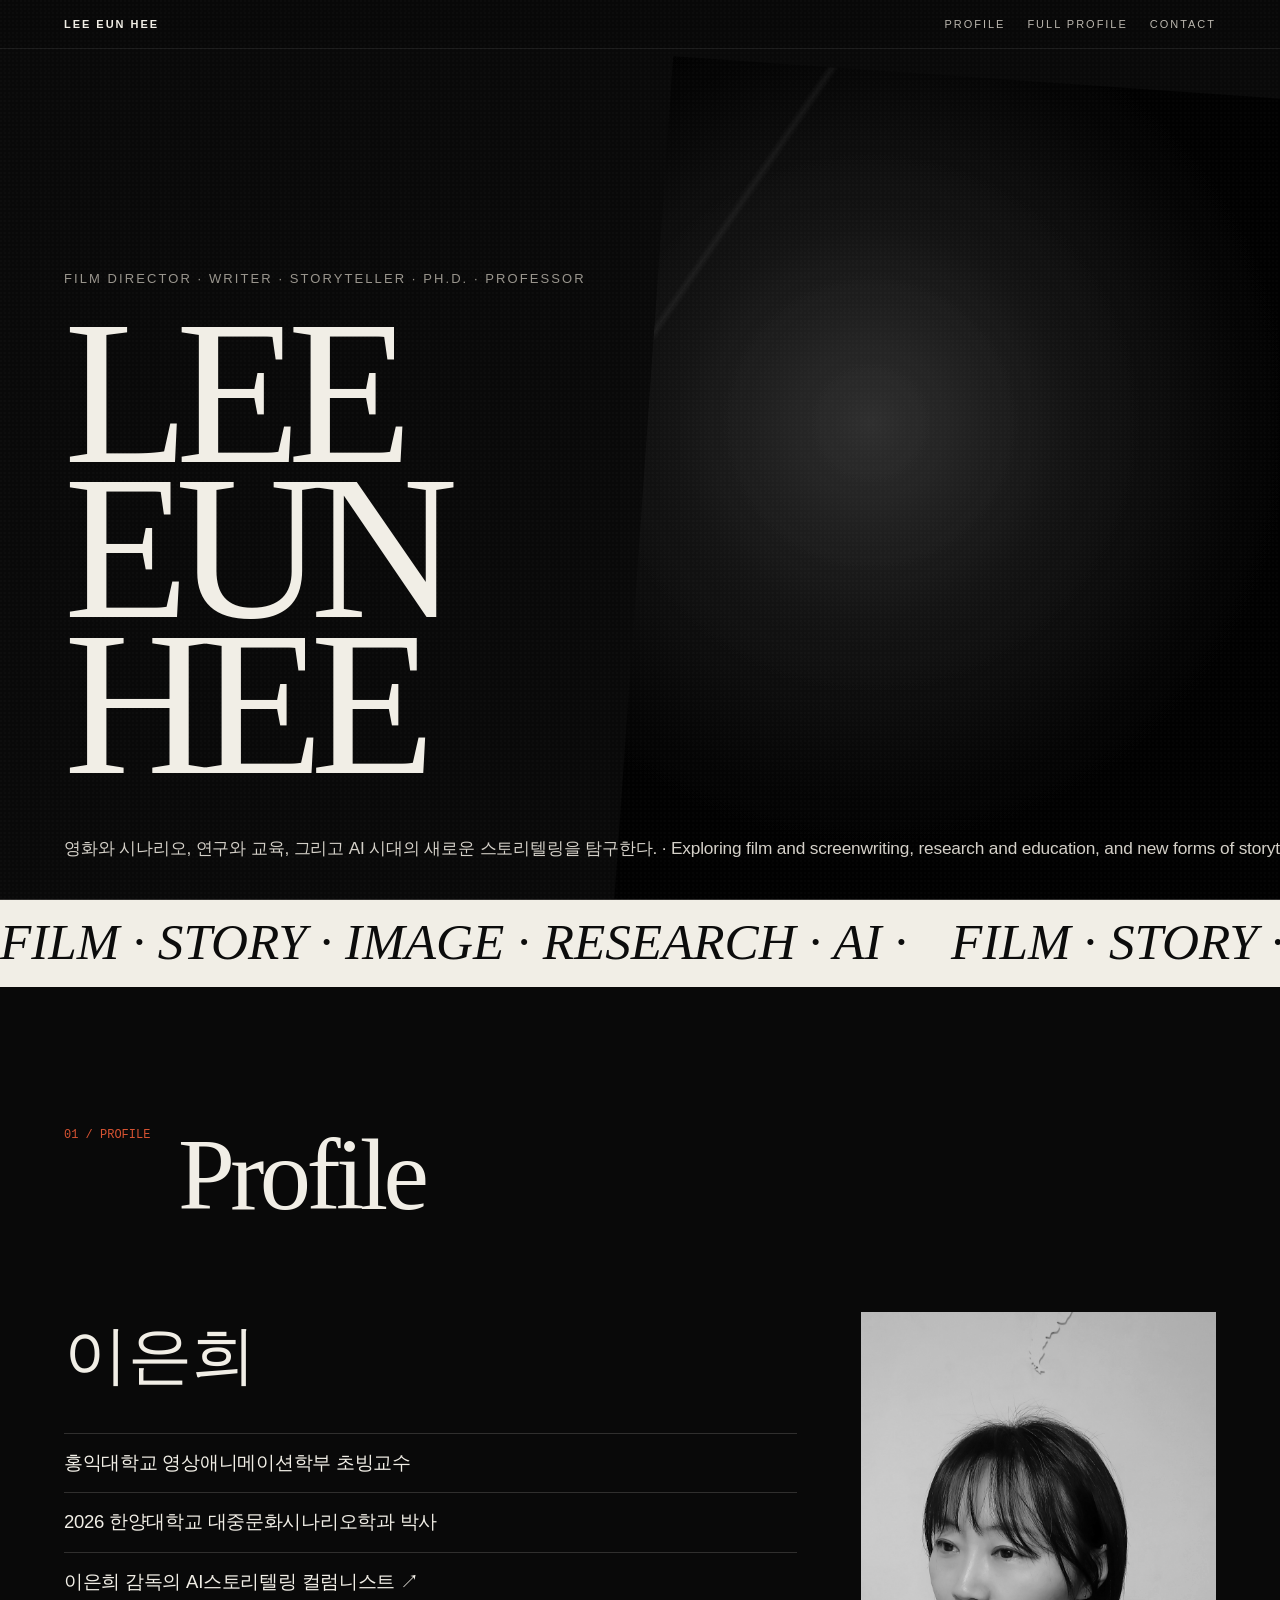
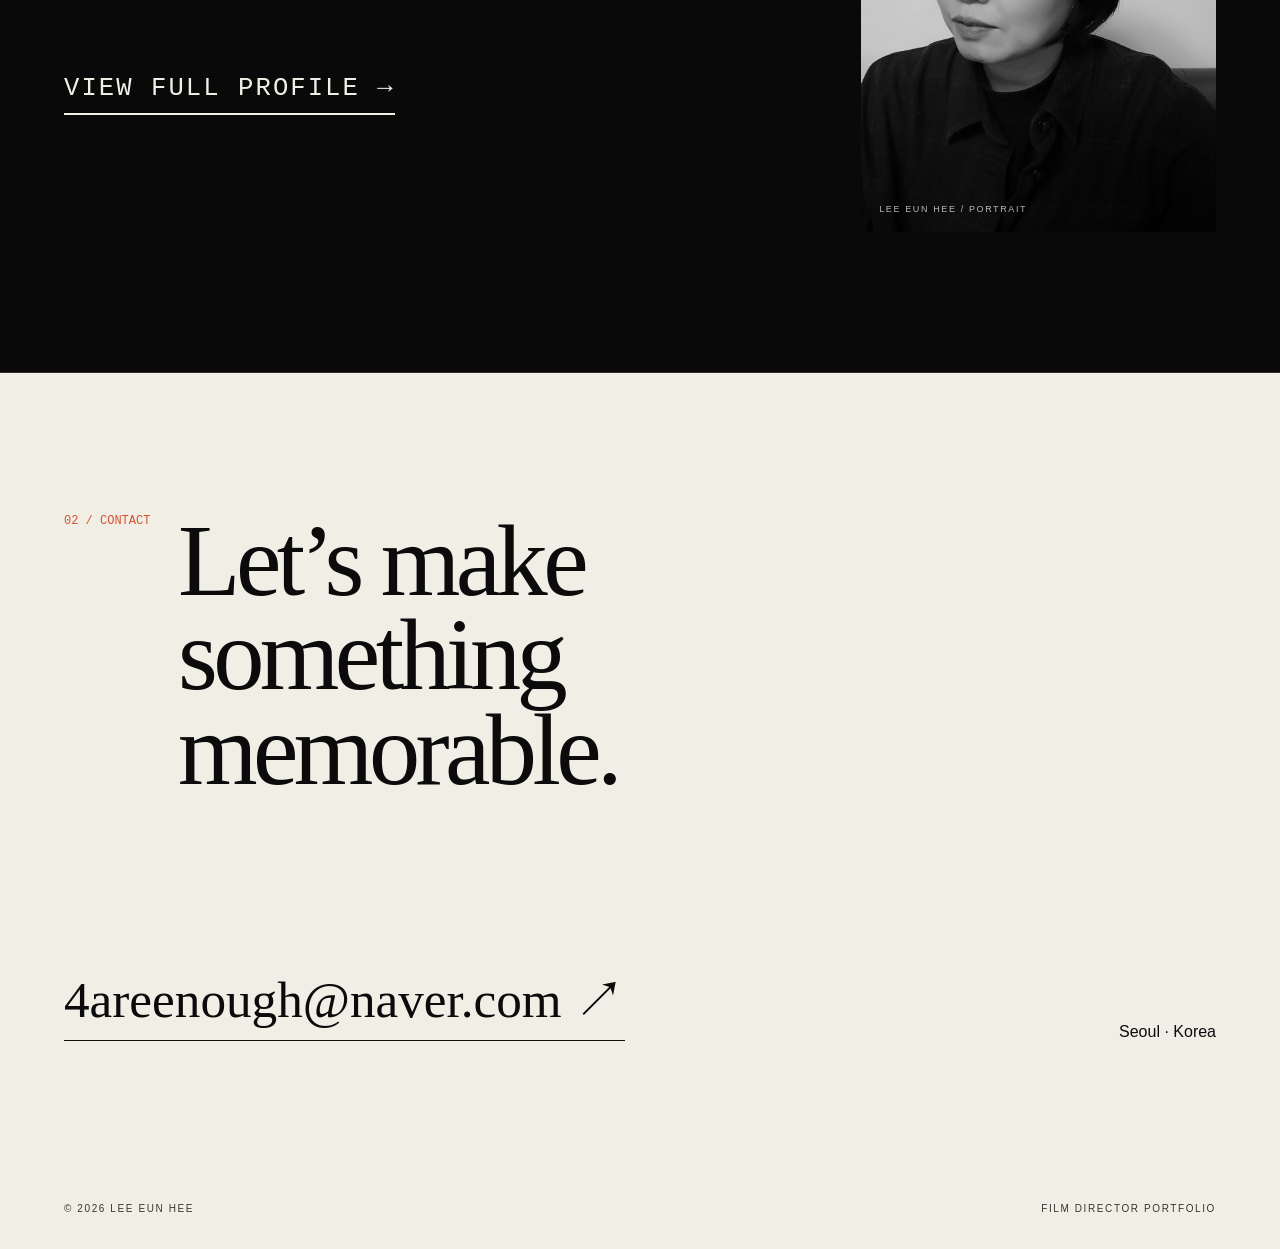
<file: index.html>
<!DOCTYPE html>

<html lang="ko">
<head>
<meta charset="utf-8"/>
<meta name="robots" content="noindex, nofollow, noarchive"/>
<meta content="width=device-width, initial-scale=1.0" name="viewport"/>
<meta content="LEE EUN HEE — Film Director, Writer, Storyteller, Ph.D., Professor" name="description"/>
<title>LEE EUN HEE — Film Director</title>
<link href="styles.css" rel="stylesheet"/>
<style>
@media (min-width:821px){
  .home-profile-grid{grid-template-columns:minmax(720px,1.55fr) minmax(320px,.75fr);gap:clamp(32px,5vw,80px);align-items:start}
  .home-profile-grid .portrait,.home-profile-grid .portrait img{min-height:520px}
  .home-profile-grid .edu-list li{white-space:nowrap;font-size:clamp(16px,1.45vw,22px)}
}
</style>
</head>
<body>
<header class="topbar">
<a class="brand" href="#top">LEE EUN HEE</a>
<nav class="nav"><a href="#profile">Profile</a><a href="./profile.html">Full Profile</a><a href="#contact">Contact</a></nav>
</header>
<main id="top">
<section class="hero">
<div class="kicker">Film Director · Writer · Storyteller · Ph.D. · Professor</div>
<h1>LEE<br/>EUN<br/>HEE</h1>
<div class="hero-bottom">
<div class="hero-role">영화와 시나리오, 연구와 교육, 그리고 AI 시대의 새로운 스토리텔링을 탐구한다. · Exploring film and screenwriting, research and education, and new forms of storytelling in the age of AI.</div>
<div class="scroll-cue">Scroll to enter ↓</div>
</div>
</section>
<div aria-hidden="true" class="marquee-wrap"><div class="marquee"><span>FILM · STORY · IMAGE · RESEARCH · AI ·</span><span>FILM · STORY · IMAGE · RESEARCH · AI ·</span></div></div>
<section id="profile">
<div class="section-head reveal"><div class="section-num">01 / PROFILE</div><h2>Profile</h2></div>
<div class="statement-grid home-profile-grid">
<div class="reveal">
<h3 class="profile-name">이은희</h3>
<ul class="edu-list">
<li>홍익대학교 영상애니메이션학부 초빙교수</li>
<li>2026 한양대학교 대중문화시나리오학과 박사</li>
<li><a href="https://www.interview365.com/news/articleList.html?sc_sub_section_code=S2N99&view_type=sm" target="_blank" rel="noopener noreferrer">이은희 감독의 AI스토리텔링 컬럼니스트 ↗</a></li>
</ul>
<a class="cta-link profile-cta" href="./profile.html">View Full Profile →</a>
</div>
<figure class="portrait reveal"><img alt="이은희 감독 프로필 사진" src="assets/lee-eun-hee.jpg"/></figure>
</div>
</section>
<section class="contact" id="contact">
<div><div class="section-head reveal"><div class="section-num">02 / CONTACT</div><h2>Let’s make something memorable.</h2></div></div>
<div class="contact-bottom reveal"><a class="contact-link" href="mailto:4areenough@naver.com">4areenough@naver.com ↗</a><div>Seoul · Korea</div></div>
</section>
</main>
<footer><span>© 2026 LEE EUN HEE</span><span>Film Director Portfolio</span></footer>
<script>const io=new IntersectionObserver(es=>es.forEach(e=>{if(e.isIntersecting)e.target.classList.add('on')}),{threshold:.12});document.querySelectorAll('.reveal').forEach(el=>io.observe(el));</script>
</body>
</html>
</file>
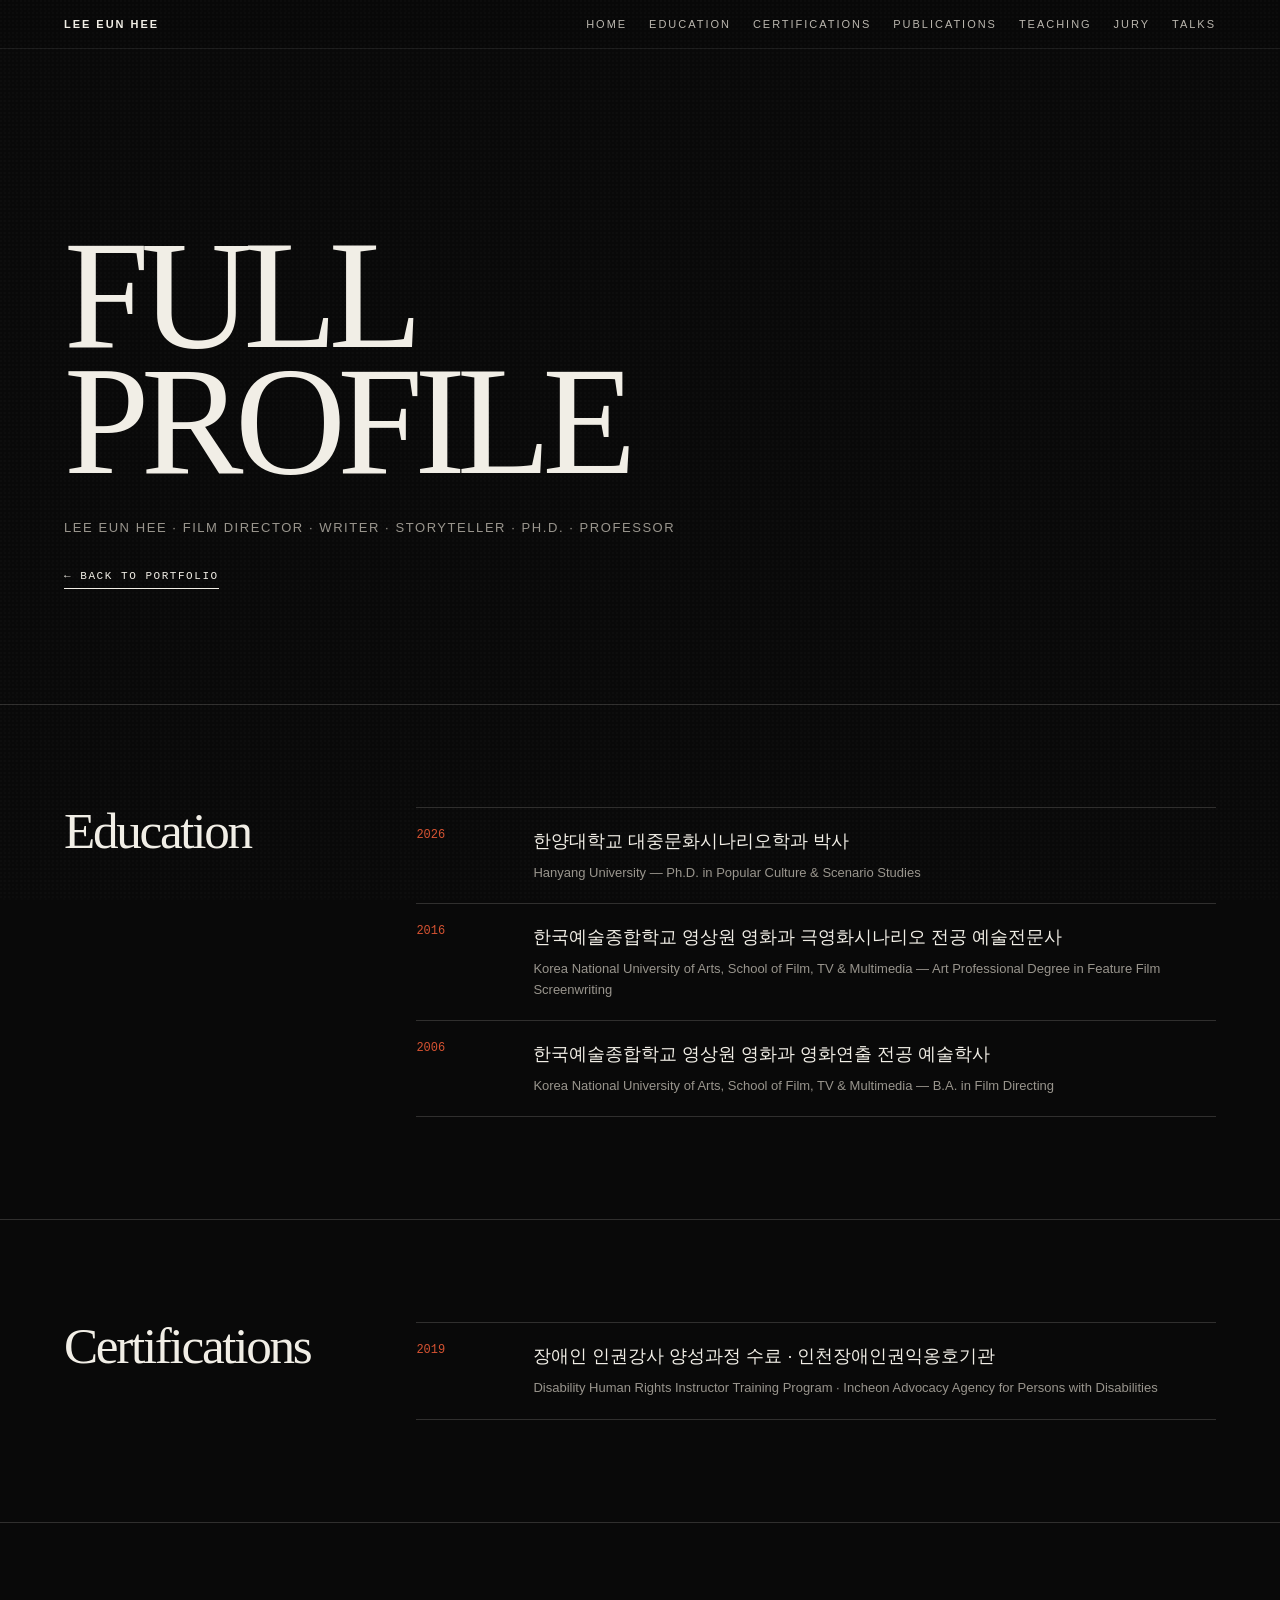
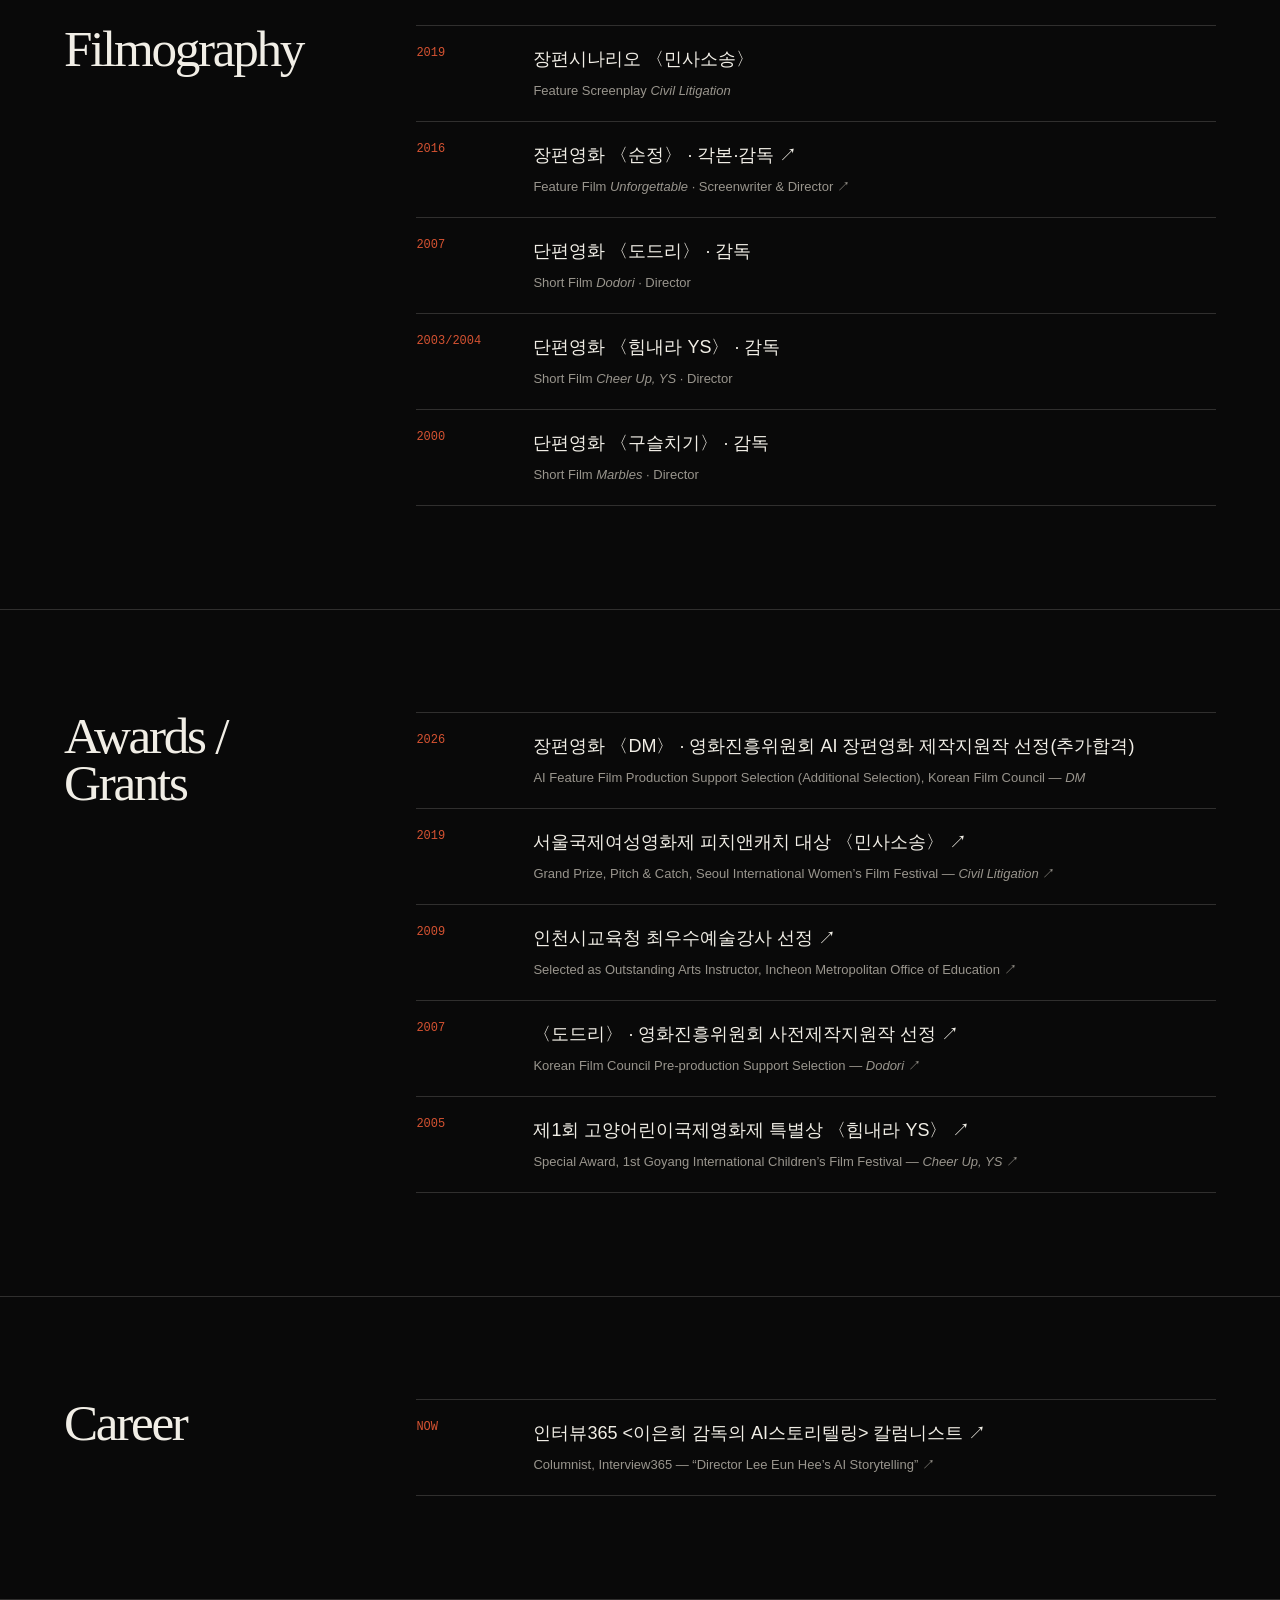
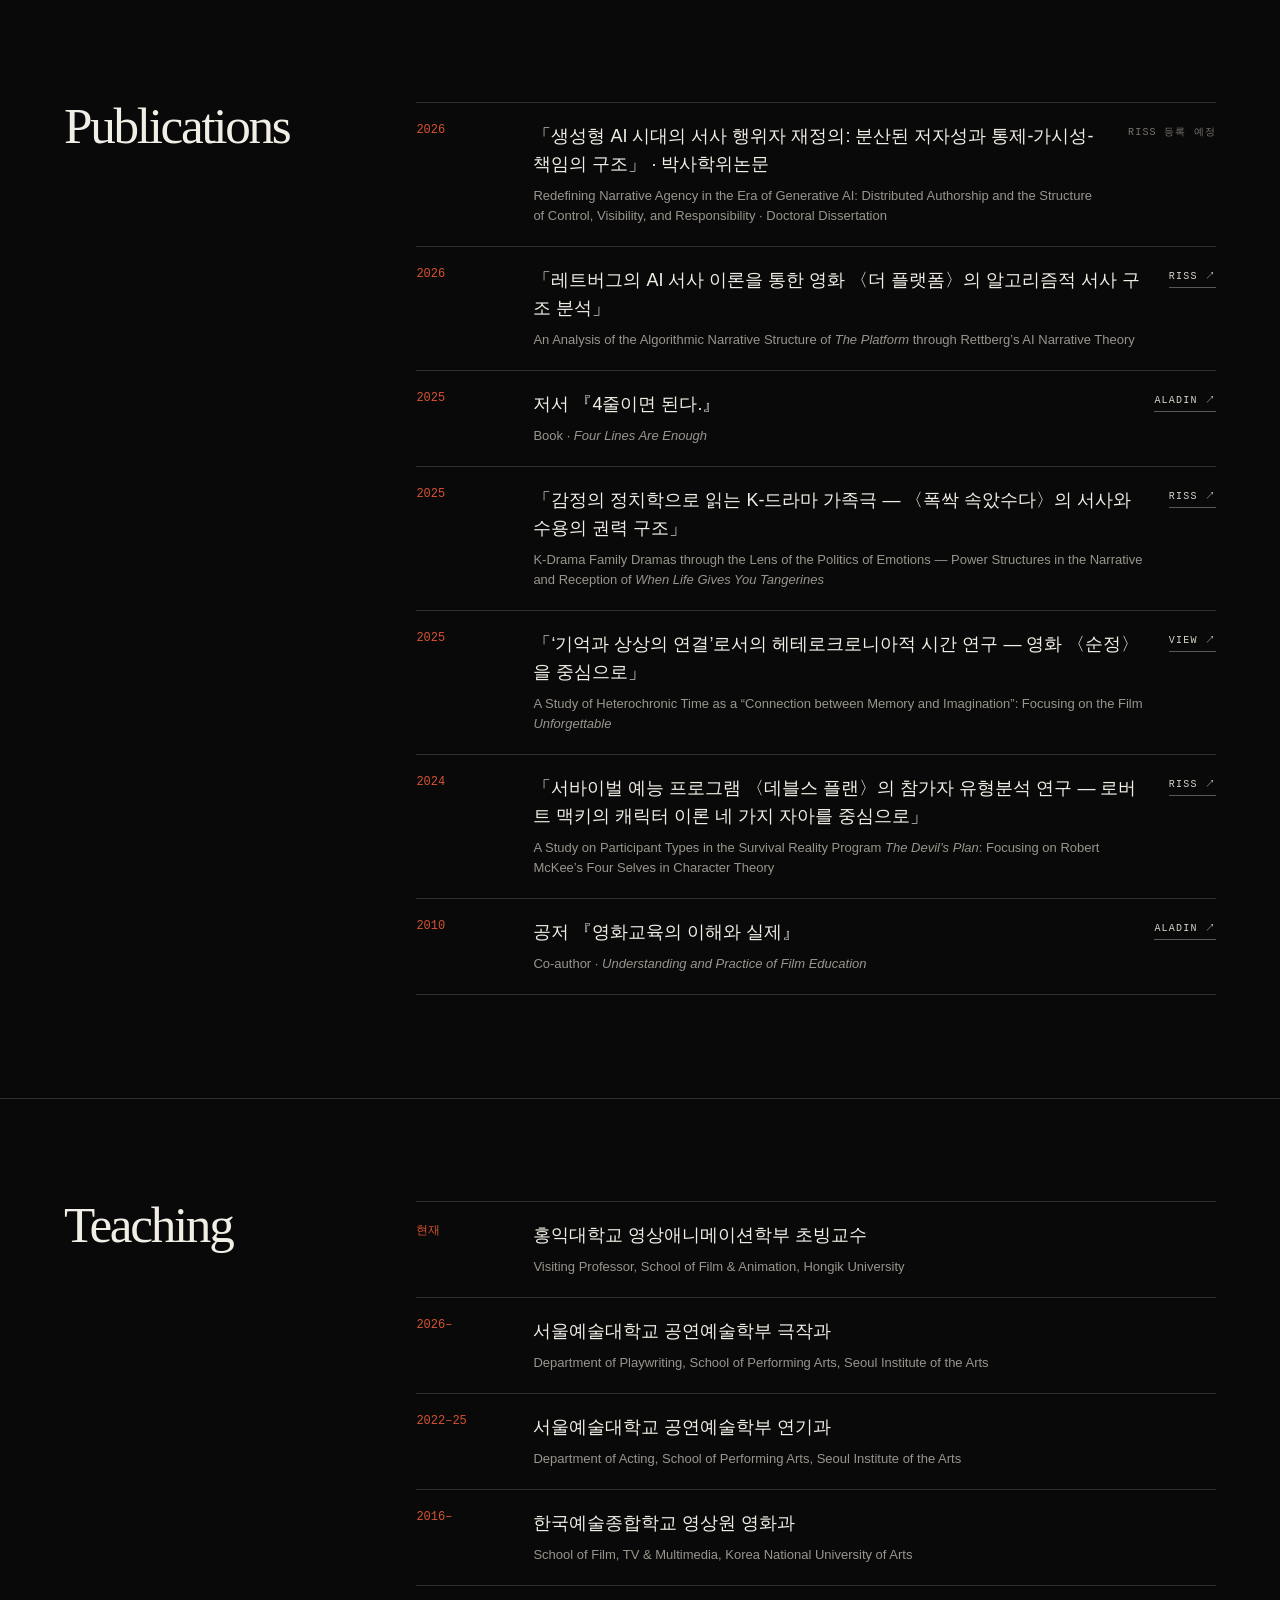
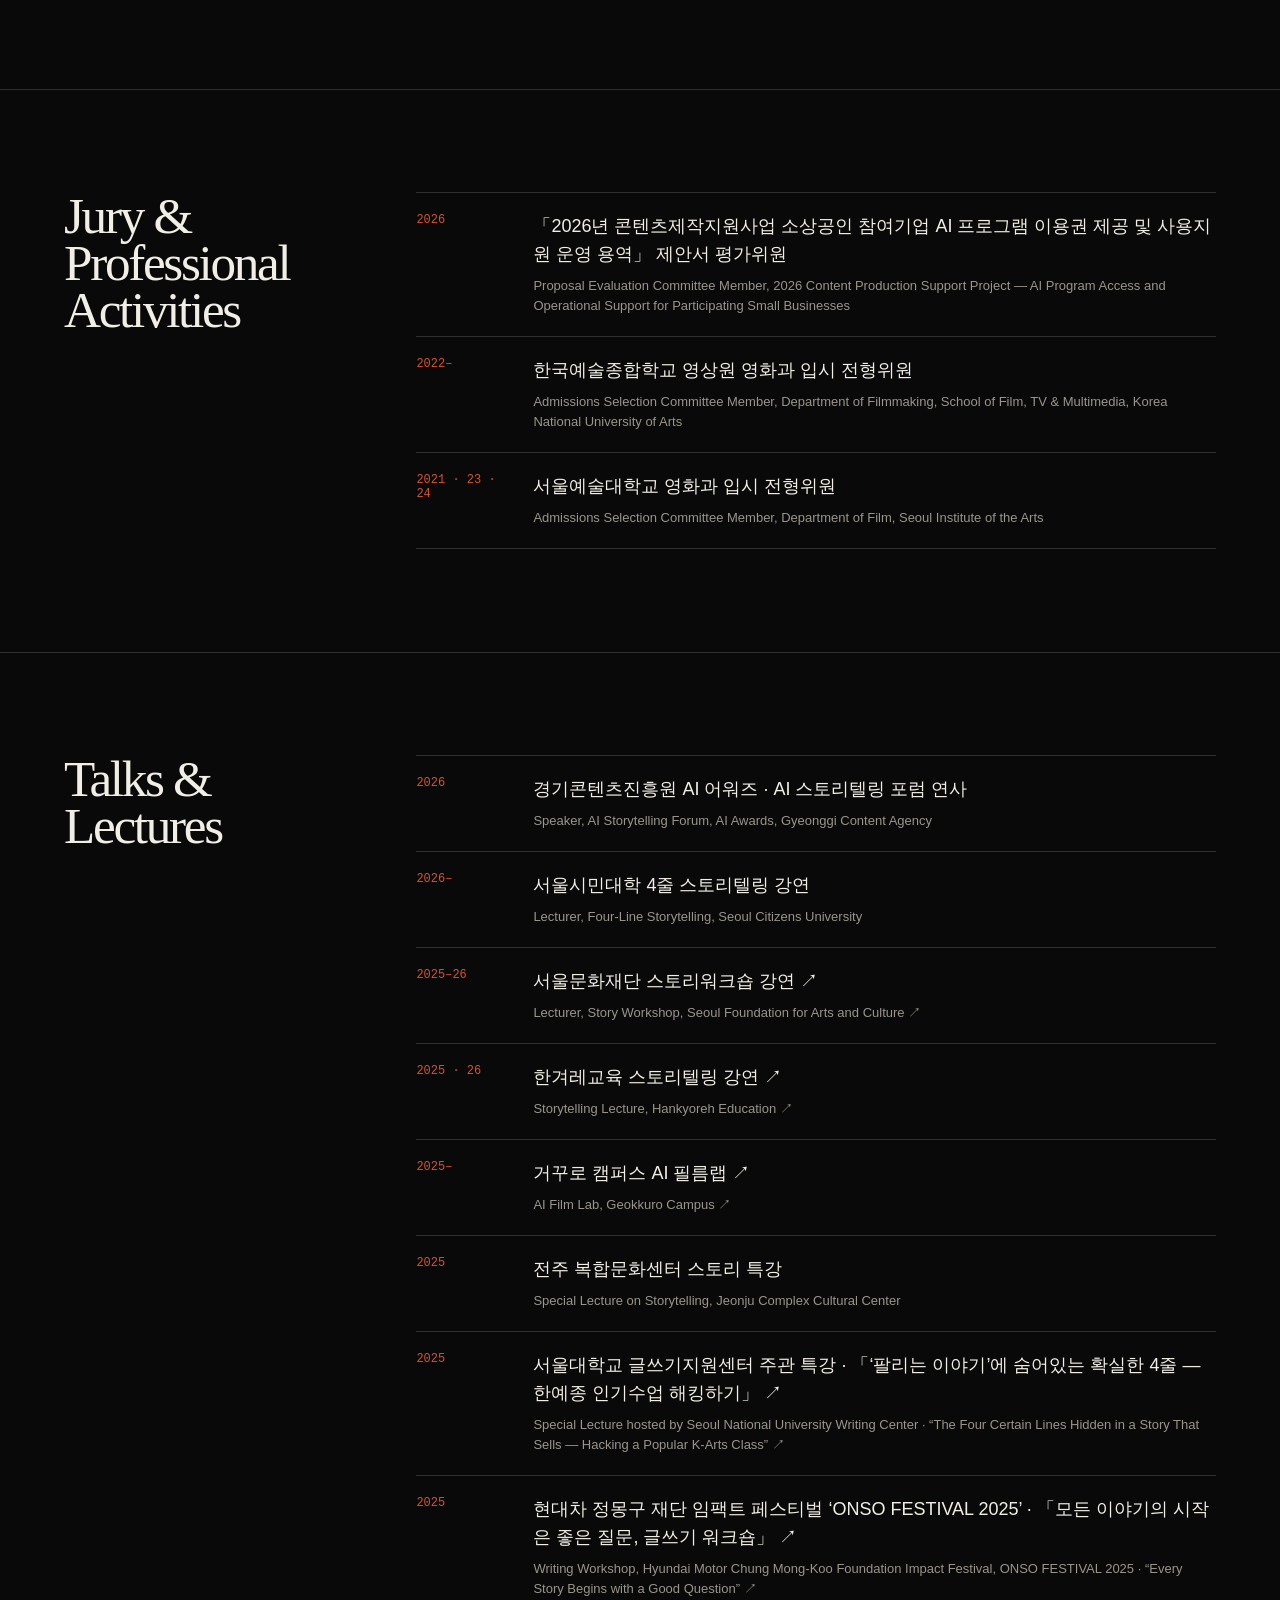
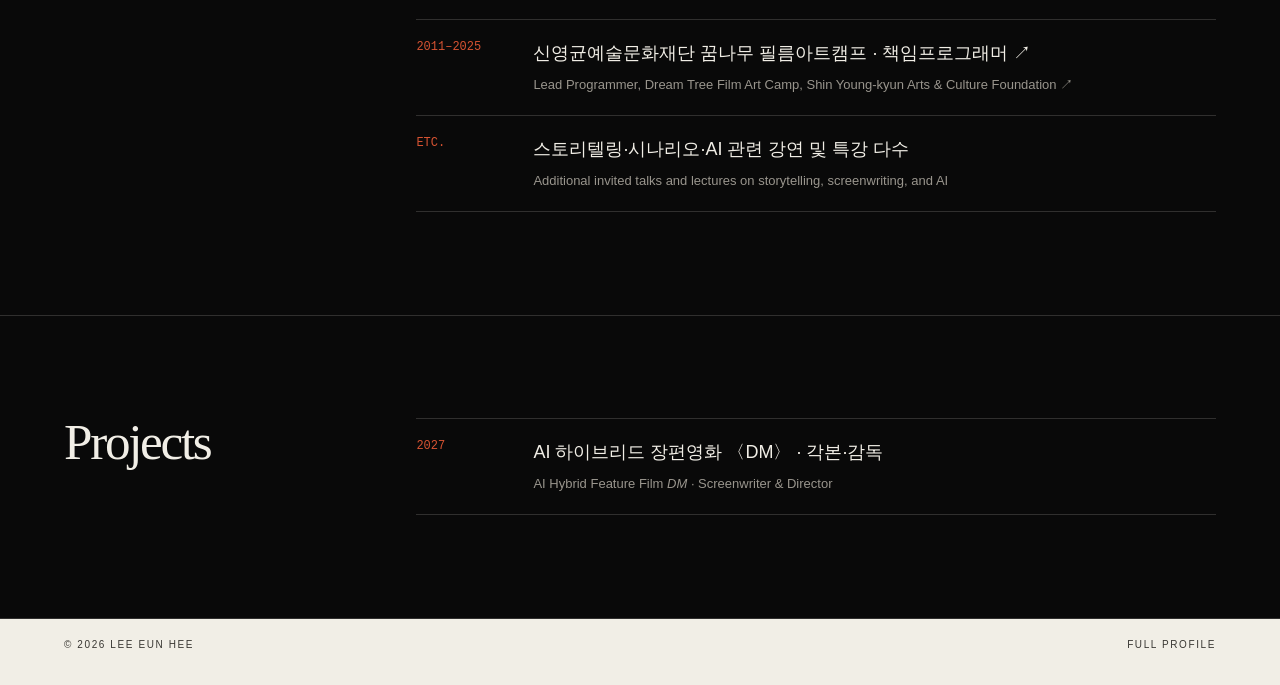
<file: profile.html>
<!DOCTYPE html><html lang="ko"><head><meta charset="utf-8"/><meta name="robots" content="noindex, nofollow, noarchive"/><meta content="width=device-width, initial-scale=1.0" name="viewport"/><meta content="LEE EUN HEE — Full Profile" name="description"/><title>Full Profile — LEE EUN HEE</title><link href="styles.css" rel="stylesheet"/></head><body><header class="topbar"><a class="brand" href="index.html">LEE EUN HEE</a><nav class="nav"><a href="index.html">Home</a><a href="#education">Education</a><a href="#certifications">Certifications</a><a href="#publications">Publications</a><a href="#teaching">Teaching</a><a href="#jury">Jury</a><a href="#talks">Talks</a></nav></header><main class="profile-page"><section class="profile-hero"><h1>FULL<br/>PROFILE</h1><p>LEE EUN HEE · Film Director · Writer · Storyteller · Ph.D. · Professor</p><a class="back-link" href="index.html">← Back to Portfolio</a></section><section class="detail-section" id="education"><div class="detail-grid"><h2 class="detail-title">Education</h2><div class="detail-list"><div class="detail-item"><div class="year">2026</div><div><div class="ko">한양대학교 대중문화시나리오학과 박사</div><div class="en">Hanyang University — Ph.D. in Popular Culture &amp; Scenario Studies</div></div></div><div class="detail-item"><div class="year">2016</div><div><div class="ko">한국예술종합학교 영상원 영화과 극영화시나리오 전공 예술전문사</div><div class="en">Korea National University of Arts, School of Film, TV &amp; Multimedia — Art Professional Degree in Feature Film Screenwriting</div></div></div><div class="detail-item"><div class="year">2006</div><div><div class="ko">한국예술종합학교 영상원 영화과 영화연출 전공 예술학사</div><div class="en">Korea National University of Arts, School of Film, TV &amp; Multimedia — B.A. in Film Directing</div></div></div></div></div></section><section class="detail-section" id="certifications"><div class="detail-grid"><h2 class="detail-title">Certifications</h2><div class="detail-list"><div class="detail-item"><div class="year">2019</div><div><div class="ko">장애인 인권강사 양성과정 수료 · 인천장애인권익옹호기관</div><div class="en">Disability Human Rights Instructor Training Program · Incheon Advocacy Agency for Persons with Disabilities</div></div></div></div></div></section><section class="detail-section"><div class="detail-grid"><h2 class="detail-title">Filmography</h2><div class="detail-list"><div class="detail-item"><div class="year">2019</div><div><div class="ko">장편시나리오 〈민사소송〉</div><div class="en">Feature Screenplay <em>Civil Litigation</em></div></div></div><div class="detail-item"><div class="year">2016</div><div><div class="ko"><a href="https://search.naver.com/search.naver?where=nexearch&sm=tab_etc&mra=QkRS%5EbkEw%5EVmJEX0NQYw%3D%3D%5ETEdOX0tJVA%3D%3D&pkid=68&os=2695983&qvt=0&query=%EC%98%81%ED%99%94%EC%88%9C%EC%A0%95" target="_blank" rel="noopener noreferrer">장편영화 〈순정〉 · 각본·감독 ↗</a></div><div class="en"><a href="https://search.naver.com/search.naver?where=nexearch&sm=tab_etc&mra=QkRS%5EbkEw%5EVmJEX0NQYw%3D%3D%5ETEdOX0tJVA%3D%3D&pkid=68&os=2695983&qvt=0&query=%EC%98%81%ED%99%94%EC%88%9C%EC%A0%95" target="_blank" rel="noopener noreferrer">Feature Film <em>Unforgettable</em> · Screenwriter &amp; Director ↗</a></div></div></div><div class="detail-item"><div class="year">2007</div><div><div class="ko">단편영화 〈도드리〉 · 감독</div><div class="en">Short Film <em>Dodori</em> · Director</div></div></div><div class="detail-item"><div class="year">2003/2004</div><div><div class="ko">단편영화 〈힘내라 YS〉 · 감독</div><div class="en">Short Film <em>Cheer Up, YS</em> · Director</div></div></div><div class="detail-item"><div class="year">2000</div><div><div class="ko">단편영화 〈구슬치기〉 · 감독</div><div class="en">Short Film <em>Marbles</em> · Director</div></div></div></div></div></section><section class="detail-section"><div class="detail-grid"><h2 class="detail-title">Awards /<br/>Grants</h2><div class="detail-list"><div class="detail-item"><div class="year">2026</div><div><div class="ko">장편영화 〈DM〉 · 영화진흥위원회 AI 장편영화 제작지원작 선정(추가합격)</div><div class="en">AI Feature Film Production Support Selection (Additional Selection), Korean Film Council — <em>DM</em></div></div></div><div class="detail-item"><div class="year">2019</div><div><div class="ko"><a href="https://siwff.or.kr/kor/addon/00000002/award_view.asp?QueryYear=2019&awardYear=2019" target="_blank" rel="noopener noreferrer">서울국제여성영화제 피치앤캐치 대상 〈민사소송〉 ↗</a></div><div class="en"><a href="https://siwff.or.kr/kor/addon/00000002/award_view.asp?QueryYear=2019&awardYear=2019" target="_blank" rel="noopener noreferrer">Grand Prize, Pitch &amp; Catch, Seoul International Women’s Film Festival — <em>Civil Litigation</em> ↗</a></div></div></div><div class="detail-item"><div class="year">2009</div><div><div class="ko"><a href="https://commbooks.com/%EB%8F%84%EC%84%9C/%EC%98%81%ED%99%94%EA%B5%90%EC%9C%A1%EC%9D%98-%EC%9D%B4%ED%95%B4%EC%99%80-%EC%8B%A4%EC%A0%9C/" target="_blank" rel="noopener noreferrer">인천시교육청 최우수예술강사 선정 ↗</a></div><div class="en"><a href="https://commbooks.com/%EB%8F%84%EC%84%9C/%EC%98%81%ED%99%94%EA%B5%90%EC%9C%A1%EC%9D%98-%EC%9D%B4%ED%95%B4%EC%99%80-%EC%8B%A4%EC%A0%9C/" target="_blank" rel="noopener noreferrer">Selected as Outstanding Arts Instructor, Incheon Metropolitan Office of Education ↗</a></div></div></div><div class="detail-item"><div class="year">2007</div><div><div class="ko"><a href="https://commbooks.com/%EB%8F%84%EC%84%9C/%EC%98%81%ED%99%94%EA%B5%90%EC%9C%A1%EC%9D%98-%EC%9D%B4%ED%95%B4%EC%99%80-%EC%8B%A4%EC%A0%9C/" target="_blank" rel="noopener noreferrer">〈도드리〉 · 영화진흥위원회 사전제작지원작 선정 ↗</a></div><div class="en"><a href="https://commbooks.com/%EB%8F%84%EC%84%9C/%EC%98%81%ED%99%94%EA%B5%90%EC%9C%A1%EC%9D%98-%EC%9D%B4%ED%95%B4%EC%99%80-%EC%8B%A4%EC%A0%9C/" target="_blank" rel="noopener noreferrer">Korean Film Council Pre-production Support Selection — <em>Dodori</em> ↗</a></div></div></div><div class="detail-item"><div class="year">2005</div><div><div class="ko"><a href="https://m.entertain.naver.com/home/article/001/0001082225" target="_blank" rel="noopener noreferrer">제1회 고양어린이국제영화제 특별상 〈힘내라 YS〉 ↗</a></div><div class="en"><a href="https://m.entertain.naver.com/home/article/001/0001082225" target="_blank" rel="noopener noreferrer">Special Award, 1st Goyang International Children’s Film Festival — <em>Cheer Up, YS</em> ↗</a></div></div></div></div></div></section><section class="detail-section"><div class="detail-grid"><h2 class="detail-title">Career</h2><div class="detail-list"><div class="detail-item"><div class="year">NOW</div><div><div class="ko"><a href="https://www.interview365.com/news/articleList.html?sc_sub_section_code=S2N99&view_type=sm" target="_blank" rel="noopener noreferrer">인터뷰365 &lt;이은희 감독의 AI스토리텔링&gt; 칼럼니스트 ↗</a></div><div class="en"><a href="https://www.interview365.com/news/articleList.html?sc_sub_section_code=S2N99&view_type=sm" target="_blank" rel="noopener noreferrer">Columnist, Interview365 — “Director Lee Eun Hee’s AI Storytelling” ↗</a></div></div></div></div></div></section><section class="detail-section" id="publications"><div class="detail-grid"><h2 class="detail-title">Publications</h2><div class="detail-list"><div class="detail-item"><div class="year">2026</div><div><div class="pub-row"><div class="pub-copy"><div class="pub-title"><div class="ko">「생성형 AI 시대의 서사 행위자 재정의: 분산된 저자성과 통제-가시성-책임의 구조」 · 박사학위논문</div></div><div class="en">Redefining Narrative Agency in the Era of Generative AI: Distributed Authorship and the Structure of Control, Visibility, and Responsibility · Doctoral Dissertation</div></div><span class="pub-source pending">RISS 등록 예정</span></div></div></div><div class="detail-item"><div class="year">2026</div><div><div class="pub-row"><div class="pub-copy"><a class="pub-title" href="https://www.riss.kr/search/Search.do?isDetailSearch=N&searchGubun=true&viewYn=OP&query=%EB%A0%88%ED%8A%B8%EB%B2%84%EA%B7%B8%EC%9D%98%20AI%20%EC%84%9C%EC%82%AC%20%EC%9D%B4%EB%A1%A0%EC%9D%84%20%ED%86%B5%ED%95%9C%20%EC%98%81%ED%99%94%20%EB%8D%94%20%ED%94%8C%EB%9E%AB%ED%8F%BC%EC%9D%98%20%EC%95%8C%EA%B3%A0%EB%A6%AC%EC%A6%98%EC%A0%81%20%EC%84%9C%EC%82%AC%20%EA%B5%AC%EC%A1%B0%20%EB%B6%84%EC%84%9D" target="_blank" rel="noopener noreferrer"><div class="ko">「레트버그의 AI 서사 이론을 통한 영화 〈더 플랫폼〉의 알고리즘적 서사 구조 분석」</div></a><div class="en">An Analysis of the Algorithmic Narrative Structure of <em>The Platform</em> through Rettberg’s AI Narrative Theory</div></div><a class="pub-source" href="https://www.riss.kr/search/Search.do?isDetailSearch=N&searchGubun=true&viewYn=OP&query=%EB%A0%88%ED%8A%B8%EB%B2%84%EA%B7%B8%EC%9D%98%20AI%20%EC%84%9C%EC%82%AC%20%EC%9D%B4%EB%A1%A0%EC%9D%84%20%ED%86%B5%ED%95%9C%20%EC%98%81%ED%99%94%20%EB%8D%94%20%ED%94%8C%EB%9E%AB%ED%8F%BC%EC%9D%98%20%EC%95%8C%EA%B3%A0%EB%A6%AC%EC%A6%98%EC%A0%81%20%EC%84%9C%EC%82%AC%20%EA%B5%AC%EC%A1%B0%20%EB%B6%84%EC%84%9D" target="_blank" rel="noopener noreferrer" aria-label="RISS에서 논문 보기">RISS ↗</a></div></div></div><div class="detail-item"><div class="year">2025</div><div><div class="pub-row"><div class="pub-copy"><a class="pub-title" href="https://www.aladin.co.kr/shop/wproduct.aspx?ItemId=359897521" target="_blank" rel="noopener noreferrer"><div class="ko">저서 『4줄이면 된다.』</div></a><div class="en">Book · <em>Four Lines Are Enough</em></div></div><a class="pub-source" href="https://www.aladin.co.kr/shop/wproduct.aspx?ItemId=359897521" target="_blank" rel="noopener noreferrer" aria-label="알라딘에서 책 보기">ALADIN ↗</a></div></div></div><div class="detail-item"><div class="year">2025</div><div><div class="pub-row"><div class="pub-copy"><a class="pub-title" href="https://www.riss.kr/link?id=A109856595" target="_blank" rel="noopener noreferrer"><div class="ko">「감정의 정치학으로 읽는 K-드라마 가족극 — 〈폭싹 속았수다〉의 서사와 수용의 권력 구조」</div></a><div class="en">K-Drama Family Dramas through the Lens of the Politics of Emotions — Power Structures in the Narrative and Reception of <em>When Life Gives You Tangerines</em></div></div><a class="pub-source" href="https://www.riss.kr/link?id=A109856595" target="_blank" rel="noopener noreferrer" aria-label="RISS에서 논문 보기">RISS ↗</a></div></div></div><div class="detail-item"><div class="year">2025</div><div><div class="pub-row"><div class="pub-copy"><a class="pub-title" href="https://www.xn--3e0br9supc12qbqio1kpa25v.com/general-5-2" target="_blank" rel="noopener noreferrer"><div class="ko">「‘기억과 상상의 연결’로서의 헤테로크로니아적 시간 연구 — 영화 〈순정〉을 중심으로」</div></a><div class="en">A Study of Heterochronic Time as a “Connection between Memory and Imagination”: Focusing on the Film <em>Unforgettable</em></div></div><a class="pub-source" href="https://www.xn--3e0br9supc12qbqio1kpa25v.com/general-5-2" target="_blank" rel="noopener noreferrer" aria-label="논문 상세 보기">VIEW ↗</a></div></div></div><div class="detail-item"><div class="year">2024</div><div><div class="pub-row"><div class="pub-copy"><a class="pub-title" href="https://www.riss.kr/search/Search.do?isDetailSearch=N&searchGubun=true&viewYn=OP&query=%EC%84%9C%EB%B0%94%EC%9D%B4%EB%B2%8C%20%EC%98%88%EB%8A%A5%20%ED%94%84%EB%A1%9C%EA%B7%B8%EB%9E%A8%20%EB%8D%B0%EB%B8%94%EC%8A%A4%20%ED%94%8C%EB%9E%9C%EC%9D%98%20%EC%B0%B8%EA%B0%80%EC%9E%90%20%EC%9C%A0%ED%98%95%EB%B6%84%EC%84%9D%20%EC%97%B0%EA%B5%AC%20%EB%A1%9C%EB%B2%84%ED%8A%B8%20%EB%A7%A5%ED%82%A4%EC%9D%98%20%EC%BA%90%EB%A6%AD%ED%84%B0%20%EC%9D%B4%EB%A1%A0%20%EB%84%A4%20%EA%B0%80%EC%A7%80%20%EC%9E%90%EC%95%84%EB%A5%BC%20%EC%A4%91%EC%8B%AC%EC%9C%BC%EB%A1%9C" target="_blank" rel="noopener noreferrer"><div class="ko">「서바이벌 예능 프로그램 〈데블스 플랜〉의 참가자 유형분석 연구 — 로버트 맥키의 캐릭터 이론 네 가지 자아를 중심으로」</div></a><div class="en">A Study on Participant Types in the Survival Reality Program <em>The Devil’s Plan</em>: Focusing on Robert McKee’s Four Selves in Character Theory</div></div><a class="pub-source" href="https://www.riss.kr/search/Search.do?isDetailSearch=N&searchGubun=true&viewYn=OP&query=%EC%84%9C%EB%B0%94%EC%9D%B4%EB%B2%8C%20%EC%98%88%EB%8A%A5%20%ED%94%84%EB%A1%9C%EA%B7%B8%EB%9E%A8%20%EB%8D%B0%EB%B8%94%EC%8A%A4%20%ED%94%8C%EB%9E%9C%EC%9D%98%20%EC%B0%B8%EA%B0%80%EC%9E%90%20%EC%9C%A0%ED%98%95%EB%B6%84%EC%84%9D%20%EC%97%B0%EA%B5%AC%20%EB%A1%9C%EB%B2%84%ED%8A%B8%20%EB%A7%A5%ED%82%A4%EC%9D%98%20%EC%BA%90%EB%A6%AD%ED%84%B0%20%EC%9D%B4%EB%A1%A0%20%EB%84%A4%20%EA%B0%80%EC%A7%80%20%EC%9E%90%EC%95%84%EB%A5%BC%20%EC%A4%91%EC%8B%AC%EC%9C%BC%EB%A1%9C" target="_blank" rel="noopener noreferrer" aria-label="RISS에서 논문 보기">RISS ↗</a></div></div></div><div class="detail-item"><div class="year">2010</div><div><div class="pub-row"><div class="pub-copy"><a class="pub-title" href="https://www.aladin.co.kr/shop/wproduct.aspx?ItemId=7226976" target="_blank" rel="noopener noreferrer"><div class="ko">공저 『영화교육의 이해와 실제』</div></a><div class="en">Co-author · <em>Understanding and Practice of Film Education</em></div></div><a class="pub-source" href="https://www.aladin.co.kr/shop/wproduct.aspx?ItemId=7226976" target="_blank" rel="noopener noreferrer">ALADIN ↗</a></div></div></div></div></div></section><section class="detail-section" id="teaching"><div class="detail-grid"><h2 class="detail-title">Teaching</h2><div class="detail-list"><div class="detail-item"><div class="year">현재</div><div><div class="ko">홍익대학교 영상애니메이션학부 초빙교수</div><div class="en">Visiting Professor, School of Film &amp; Animation, Hongik University</div></div></div><div class="detail-item"><div class="year">2026–</div><div><div class="ko">서울예술대학교 공연예술학부 극작과</div><div class="en">Department of Playwriting, School of Performing Arts, Seoul Institute of the Arts</div></div></div><div class="detail-item"><div class="year">2022–25</div><div><div class="ko">서울예술대학교 공연예술학부 연기과</div><div class="en">Department of Acting, School of Performing Arts, Seoul Institute of the Arts</div></div></div><div class="detail-item"><div class="year">2016–</div><div><div class="ko">한국예술종합학교 영상원 영화과</div><div class="en">School of Film, TV &amp; Multimedia, Korea National University of Arts</div></div></div></div></div></section><section class="detail-section" id="jury"><div class="detail-grid"><h2 class="detail-title">Jury &amp;<br/>Professional<br/>Activities</h2><div class="detail-list"><div class="detail-item"><div class="year">2026</div><div><div class="ko">「2026년 콘텐츠제작지원사업 소상공인 참여기업 AI 프로그램 이용권 제공 및 사용지원 운영 용역」 제안서 평가위원</div><div class="en">Proposal Evaluation Committee Member, 2026 Content Production Support Project — AI Program Access and Operational Support for Participating Small Businesses</div></div></div><div class="detail-item"><div class="year">2022–</div><div><div class="ko">한국예술종합학교 영상원 영화과 입시 전형위원</div><div class="en">Admissions Selection Committee Member, Department of Filmmaking, School of Film, TV &amp; Multimedia, Korea National University of Arts</div></div></div><div class="detail-item"><div class="year">2021 · 23 · 24</div><div><div class="ko">서울예술대학교 영화과 입시 전형위원</div><div class="en">Admissions Selection Committee Member, Department of Film, Seoul Institute of the Arts</div></div></div></div></div></section><section class="detail-section" id="talks"><div class="detail-grid"><h2 class="detail-title">Talks &amp;<br/>Lectures</h2><div class="detail-list"><div class="detail-item"><div class="year">2026</div><div><div class="ko">경기콘텐츠진흥원 AI 어워즈 · AI 스토리텔링 포럼 연사</div><div class="en">Speaker, AI Storytelling Forum, AI Awards, Gyeonggi Content Agency</div></div></div><div class="detail-item"><div class="year">2026–</div><div><div class="ko">서울시민대학 4줄 스토리텔링 강연</div><div class="en">Lecturer, Four-Line Storytelling, Seoul Citizens University</div></div></div><div class="detail-item"><div class="year">2025–26</div><div><div class="ko"><a href="https://sfac.or.kr/site/sasc/ex/bbs/View.do?bcIdx=138455&cbIdx=1049" target="_blank" rel="noopener noreferrer">서울문화재단 스토리워크숍 강연 ↗</a></div><div class="en"><a href="https://sfac.or.kr/site/sasc/ex/bbs/View.do?bcIdx=138455&cbIdx=1049" target="_blank" rel="noopener noreferrer">Lecturer, Story Workshop, Seoul Foundation for Arts and Culture ↗</a></div></div></div><div class="detail-item"><div class="year">2025 · 26</div><div><div class="ko"><a href="https://hrd.hanter21.co.kr/jsp/global/lecturer_intro_mon.jsp?s_center=SCHOOLHANI" target="_blank" rel="noopener noreferrer">한겨레교육 스토리텔링 강연 ↗</a></div><div class="en"><a href="https://hrd.hanter21.co.kr/jsp/global/lecturer_intro_mon.jsp?s_center=SCHOOLHANI" target="_blank" rel="noopener noreferrer">Storytelling Lecture, Hankyoreh Education ↗</a></div></div></div><div class="detail-item"><div class="year">2025–</div><div><div class="ko"><a href="https://xn--v69a75dvtk24kj6oj1g.kr/coach" target="_blank" rel="noopener noreferrer">거꾸로 캠퍼스 AI 필름랩 ↗</a></div><div class="en"><a href="https://xn--v69a75dvtk24kj6oj1g.kr/coach" target="_blank" rel="noopener noreferrer">AI Film Lab, Geokkuro Campus ↗</a></div></div></div><div class="detail-item"><div class="year">2025</div><div><div class="ko">전주 복합문화센터 스토리 특강</div><div class="en">Special Lecture on Storytelling, Jeonju Complex Cultural Center</div></div></div><div class="detail-item"><div class="year">2025</div><div><div class="ko"><a href="https://www.snu.ac.kr/snunow/events?bbsidx=157383&md=v" target="_blank" rel="noopener noreferrer">서울대학교 글쓰기지원센터 주관 특강 · 「‘팔리는 이야기’에 숨어있는 확실한 4줄 — 한예종 인기수업 해킹하기」 ↗</a></div><div class="en"><a href="https://www.snu.ac.kr/snunow/events?bbsidx=157383&md=v" target="_blank" rel="noopener noreferrer">Special Lecture hosted by Seoul National University Writing Center · “The Four Certain Lines Hidden in a Story That Sells — Hacking a Popular K-Arts Class” ↗</a></div></div></div><div class="detail-item"><div class="year">2025</div><div><div class="ko"><a href="https://hyundai-cmkmagazine.org/cmktimeline_48/" target="_blank" rel="noopener noreferrer">현대차 정몽구 재단 임팩트 페스티벌 ‘ONSO FESTIVAL 2025’ · 「모든 이야기의 시작은 좋은 질문, 글쓰기 워크숍」 ↗</a></div><div class="en"><a href="https://hyundai-cmkmagazine.org/cmktimeline_48/" target="_blank" rel="noopener noreferrer">Writing Workshop, Hyundai Motor Chung Mong-Koo Foundation Impact Festival, ONSO FESTIVAL 2025 · “Every Story Begins with a Good Question” ↗</a></div></div></div><div class="detail-item"><div class="year">2011–2025</div><div><div class="ko"><a href="http://www.shinyoungkyun.com/client/photo/viw_photo.asp?bIdx=09" target="_blank" rel="noopener noreferrer">신영균예술문화재단 꿈나무 필름아트캠프 · 책임프로그래머 ↗</a></div><div class="en"><a href="http://www.shinyoungkyun.com/client/photo/viw_photo.asp?bIdx=09" target="_blank" rel="noopener noreferrer">Lead Programmer, Dream Tree Film Art Camp, Shin Young-kyun Arts &amp; Culture Foundation ↗</a></div></div></div><div class="detail-item"><div class="year">ETC.</div><div><div class="ko">스토리텔링·시나리오·AI 관련 강연 및 특강 다수</div><div class="en">Additional invited talks and lectures on storytelling, screenwriting, and AI</div></div></div></div></div></section><section class="detail-section"><div class="detail-grid"><h2 class="detail-title">Projects</h2><div class="detail-list"><div class="detail-item"><div class="year">2027</div><div><div class="ko">AI 하이브리드 장편영화 〈DM〉 · 각본·감독</div><div class="en">AI Hybrid Feature Film <em>DM</em> · Screenwriter &amp; Director</div></div></div></div></div></section></main><footer><span>© 2026 LEE EUN HEE</span><span>Full Profile</span></footer></body></html>
</file>
<file: styles.css>
:root{--bg:#090909;--paper:#f1eee6;--muted:#99958d;--line:rgba(241,238,230,.17);--accent:#d65332;--pad:clamp(22px,5vw,78px)}*{box-sizing:border-box}html{scroll-behavior:smooth}body{margin:0;background:var(--bg);color:var(--paper);font-family:Arial,"Noto Sans KR",sans-serif;overflow-x:hidden}body:before{content:"";position:fixed;inset:0;pointer-events:none;opacity:.1;z-index:20;background-image:radial-gradient(circle at 20% 20%,rgba(255,255,255,.12) 0 1px,transparent 1px),radial-gradient(circle at 70% 80%,rgba(255,255,255,.08) 0 1px,transparent 1px);background-size:4px 4px,6px 6px;mix-blend-mode:screen}a{color:inherit;text-decoration:none}.topbar{position:fixed;top:0;left:0;right:0;z-index:10;display:flex;justify-content:space-between;align-items:center;padding:18px var(--pad);border-bottom:1px solid rgba(255,255,255,.08);backdrop-filter:blur(14px);background:rgba(9,9,9,.62);font-size:11px;letter-spacing:.18em;text-transform:uppercase}.brand{font-weight:700}.nav{display:flex;gap:22px}.nav a{color:#bbb7af;transition:.25s}.nav a:hover{color:#fff}.hero{min-height:100svh;padding:110px var(--pad) 38px;display:grid;align-content:end;position:relative;overflow:hidden;border-bottom:1px solid var(--line)}.hero:after{content:"";position:absolute;width:min(58vw,850px);aspect-ratio:4/5;right:-8vw;top:9vh;background:linear-gradient(120deg,transparent 12%,rgba(255,255,255,.06) 12.5%,transparent 13%),radial-gradient(circle at 30% 38%,#424242 0,#252525 25%,#121212 52%,#090909 72%);filter:contrast(1.15);opacity:.8;transform:rotate(4deg)}.kicker{position:relative;z-index:2;margin-bottom:24px;font-size:clamp(10px,1.15vw,13px);color:var(--muted);letter-spacing:.16em;text-transform:uppercase;line-height:1.8;white-space:nowrap;font-weight:400}.hero h1{position:relative;z-index:2;margin:0;font-family:Georgia,"Times New Roman",serif;font-weight:400;font-size:clamp(72px,16vw,250px);line-height:.76;letter-spacing:-.065em;max-width:11ch}.hero-bottom{position:relative;z-index:2;display:flex;justify-content:space-between;align-items:end;gap:20px;margin-top:55px}.hero-role{max-width:none;font-size:clamp(12px,1.35vw,19px);line-height:1.42;color:#d4d0c8;white-space:nowrap;letter-spacing:-.01em}.scroll-cue{font-size:10px;letter-spacing:.2em;text-transform:uppercase;color:var(--muted);white-space:nowrap}.marquee-wrap{overflow:hidden;border-bottom:1px solid var(--line);background:var(--paper);color:#0c0c0c}.marquee{display:flex;width:max-content;animation:marquee 22s linear infinite;font-size:clamp(28px,4vw,60px);font-family:Georgia,serif;font-style:italic;padding:12px 0 15px;white-space:nowrap}.marquee span{padding-right:44px}@keyframes marquee{to{transform:translateX(-50%)}}section{padding:clamp(75px,11vw,155px) var(--pad);border-bottom:1px solid var(--line)}.section-head{display:grid;grid-template-columns:90px 1fr;gap:24px;align-items:start;margin-bottom:clamp(45px,7vw,90px)}.section-num{font-family:"Courier New",monospace;font-size:12px;color:var(--accent)}h2{margin:0;font-family:Georgia,serif;font-weight:400;font-size:clamp(46px,8vw,124px);line-height:.92;letter-spacing:-.045em}.statement-grid{display:grid;grid-template-columns:1fr 2fr;gap:clamp(30px,8vw,130px)}.portrait{min-height:620px;position:relative;overflow:hidden;background:#111;margin:0}.portrait img{width:100%;height:100%;min-height:620px;position:absolute;inset:0;object-fit:cover;object-position:center 42%;filter:grayscale(1) contrast(1.04);transform:scale(1.01);transition:transform 1.1s cubic-bezier(.2,.8,.2,1),filter .6s ease}.portrait:hover img{transform:scale(1.035);filter:grayscale(.82) contrast(1.04)}.portrait:before{content:"";position:absolute;inset:0;z-index:1;pointer-events:none;background:linear-gradient(to top,rgba(0,0,0,.34),transparent 35%)}.portrait:after{content:"LEE EUN HEE / PORTRAIT";position:absolute;z-index:2;bottom:18px;left:18px;color:rgba(255,255,255,.7);font-size:9px;letter-spacing:.18em}.profile-name{font-family:Georgia,"Noto Serif KR",serif;font-size:clamp(38px,5vw,74px);font-weight:400;margin:0 0 34px}.edu-list,.edu-list-en{list-style:none;padding:0;margin:0}.edu-list li{padding:15px 0;border-top:1px solid var(--line);font-size:clamp(17px,1.8vw,24px);line-height:1.55;letter-spacing:-.015em}.edu-list-en{margin-top:34px;padding-top:26px;border-top:1px solid rgba(255,255,255,.16)}.edu-list-en li{padding:9px 0;color:#aaa69f;font-size:14px;line-height:1.65}.cta-link{display:inline-block;margin-top:38px;border-bottom:1px solid var(--paper);padding-bottom:8px;font-family:"Courier New",monospace;font-size:11px;letter-spacing:.16em;text-transform:uppercase}.profile-cta{margin-top:48px;padding:14px 0 10px;font-size:clamp(17px,2vw,26px);letter-spacing:.08em;border-bottom-width:2px}.contact{min-height:70vh;display:grid;align-content:space-between;background:var(--paper);color:#0b0b0b}.contact h2{max-width:8ch}.contact-bottom{margin-top:80px;display:flex;justify-content:space-between;align-items:end;gap:30px}.contact-link{font-family:Georgia,serif;font-size:clamp(24px,4vw,56px);border-bottom:1px solid #111;padding-bottom:5px}footer{padding:20px var(--pad) 35px;background:var(--paper);color:#383632;display:flex;justify-content:space-between;gap:20px;font-size:10px;letter-spacing:.16em;text-transform:uppercase}.reveal{opacity:0;transform:translateY(28px);transition:opacity .8s ease,transform .8s cubic-bezier(.2,.8,.2,1)}.reveal.on{opacity:1;transform:none}.profile-page{padding-top:105px}.profile-hero{padding-top:clamp(85px,10vw,140px);padding-bottom:clamp(70px,9vw,120px)}.profile-hero h1{font-family:Georgia,serif;font-weight:400;font-size:clamp(62px,12vw,180px);line-height:.82;letter-spacing:-.055em;margin:0}.profile-hero p{margin:35px 0 0;color:var(--muted);font-size:13px;letter-spacing:.12em;text-transform:uppercase}.detail-section{padding-top:clamp(65px,8vw,110px);padding-bottom:clamp(65px,8vw,110px)}.detail-grid{display:grid;grid-template-columns:250px 1fr;gap:clamp(32px,8vw,130px)}.detail-title{font-family:Georgia,serif;font-size:clamp(33px,4vw,56px);font-weight:400;margin:0}.detail-list{border-top:1px solid var(--line)}.detail-item{display:grid;grid-template-columns:95px 1fr;gap:22px;padding:20px 0;border-bottom:1px solid var(--line)}.detail-item .year{font-family:"Courier New",monospace;color:var(--accent);font-size:12px}.detail-item .ko{font-size:18px;line-height:1.55}.detail-item .en{margin-top:7px;color:var(--muted);font-size:13px;line-height:1.55}.back-link{display:inline-block;margin-top:35px;font-family:"Courier New",monospace;font-size:11px;letter-spacing:.14em;text-transform:uppercase;border-bottom:1px solid var(--paper);padding-bottom:6px}.pub-row{display:grid;grid-template-columns:minmax(0,1fr) auto;gap:22px;align-items:start}.pub-title{display:block}.pub-title .ko{transition:opacity .2s ease}.pub-title:hover .ko{opacity:.68}.pub-source{display:inline-block;margin-top:2px;padding-bottom:4px;border-bottom:1px solid rgba(255,255,255,.32);font-family:"Courier New",monospace;font-size:10px;letter-spacing:.12em;color:#d8d3ca;white-space:nowrap;text-transform:uppercase;transition:border-color .2s,color .2s}.pub-source:hover{color:#fff;border-color:#fff}.pub-source.pending{border-bottom:none;color:#77736c;cursor:default}.pub-source.pending:hover{color:#77736c;border-color:transparent}@media(max-width:980px){.kicker,.hero-role{white-space:normal}.hero-role{font-size:clamp(14px,2.1vw,18px)}}@media(max-width:820px){.nav a:nth-child(2){display:none}.hero:after{width:92vw;right:-35vw;opacity:.55}.hero-bottom{align-items:start;flex-direction:column}.section-head{grid-template-columns:55px 1fr}.statement-grid{grid-template-columns:1fr}.portrait,.portrait img{min-height:470px}.contact-bottom,footer{flex-direction:column;align-items:flex-start}.detail-grid{grid-template-columns:1fr}.detail-item{grid-template-columns:72px 1fr}.profile-page{padding-top:80px}}@media(max-width:620px){.pub-row{grid-template-columns:1fr}.pub-source{justify-self:start;margin-top:8px}}
</file>
